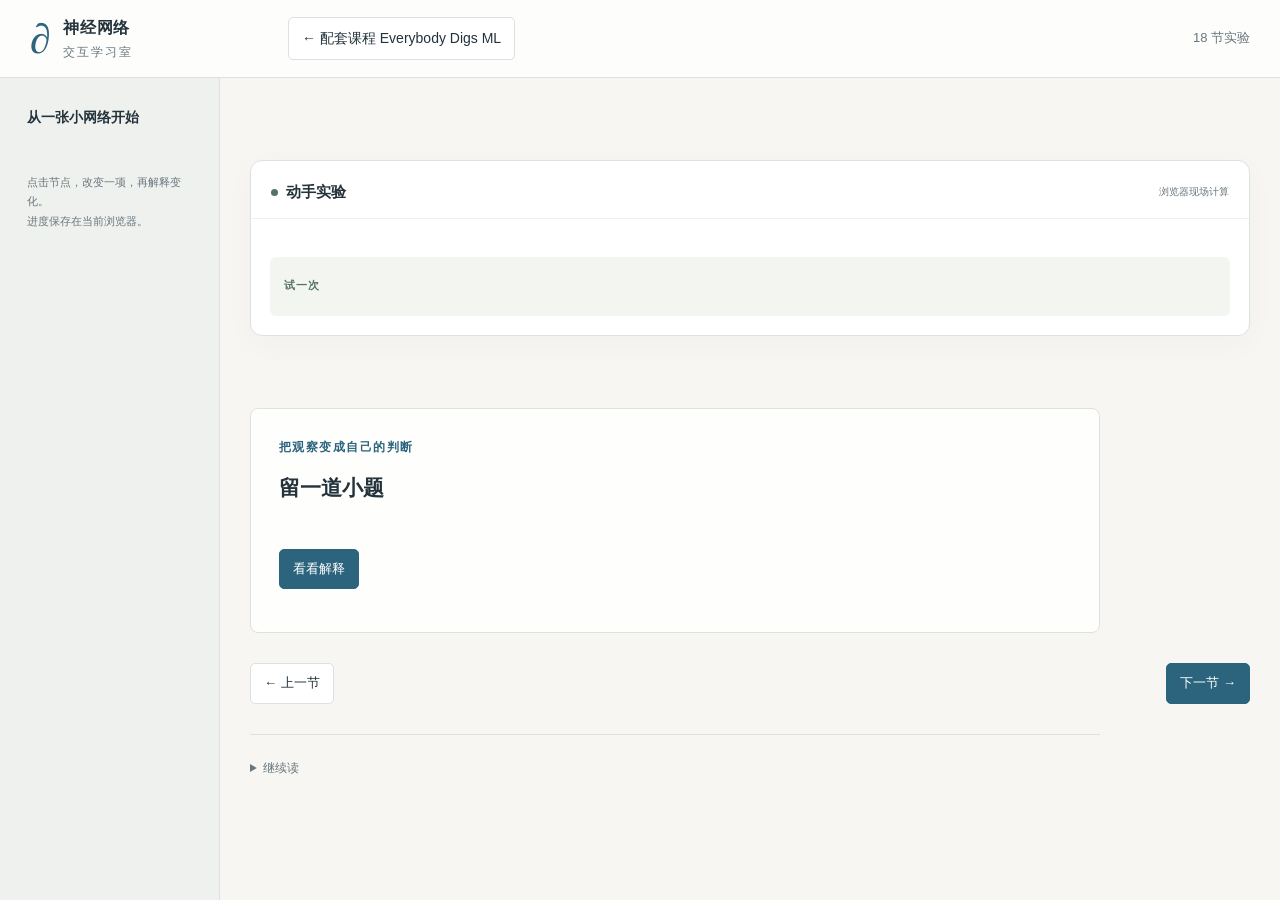
<file: index.html>
<!doctype html>
<html lang="zh-CN"><head><meta charset="utf-8"><meta name="viewport" content="width=device-width,initial-scale=1"><meta http-equiv="refresh" content="0; url=interactive/"><title>Everybody Digs ML · 交互学习室</title></head><body><p>正在打开交互学习室。<a href="interactive/">点击这里进入</a>。</p></body></html>
</file>
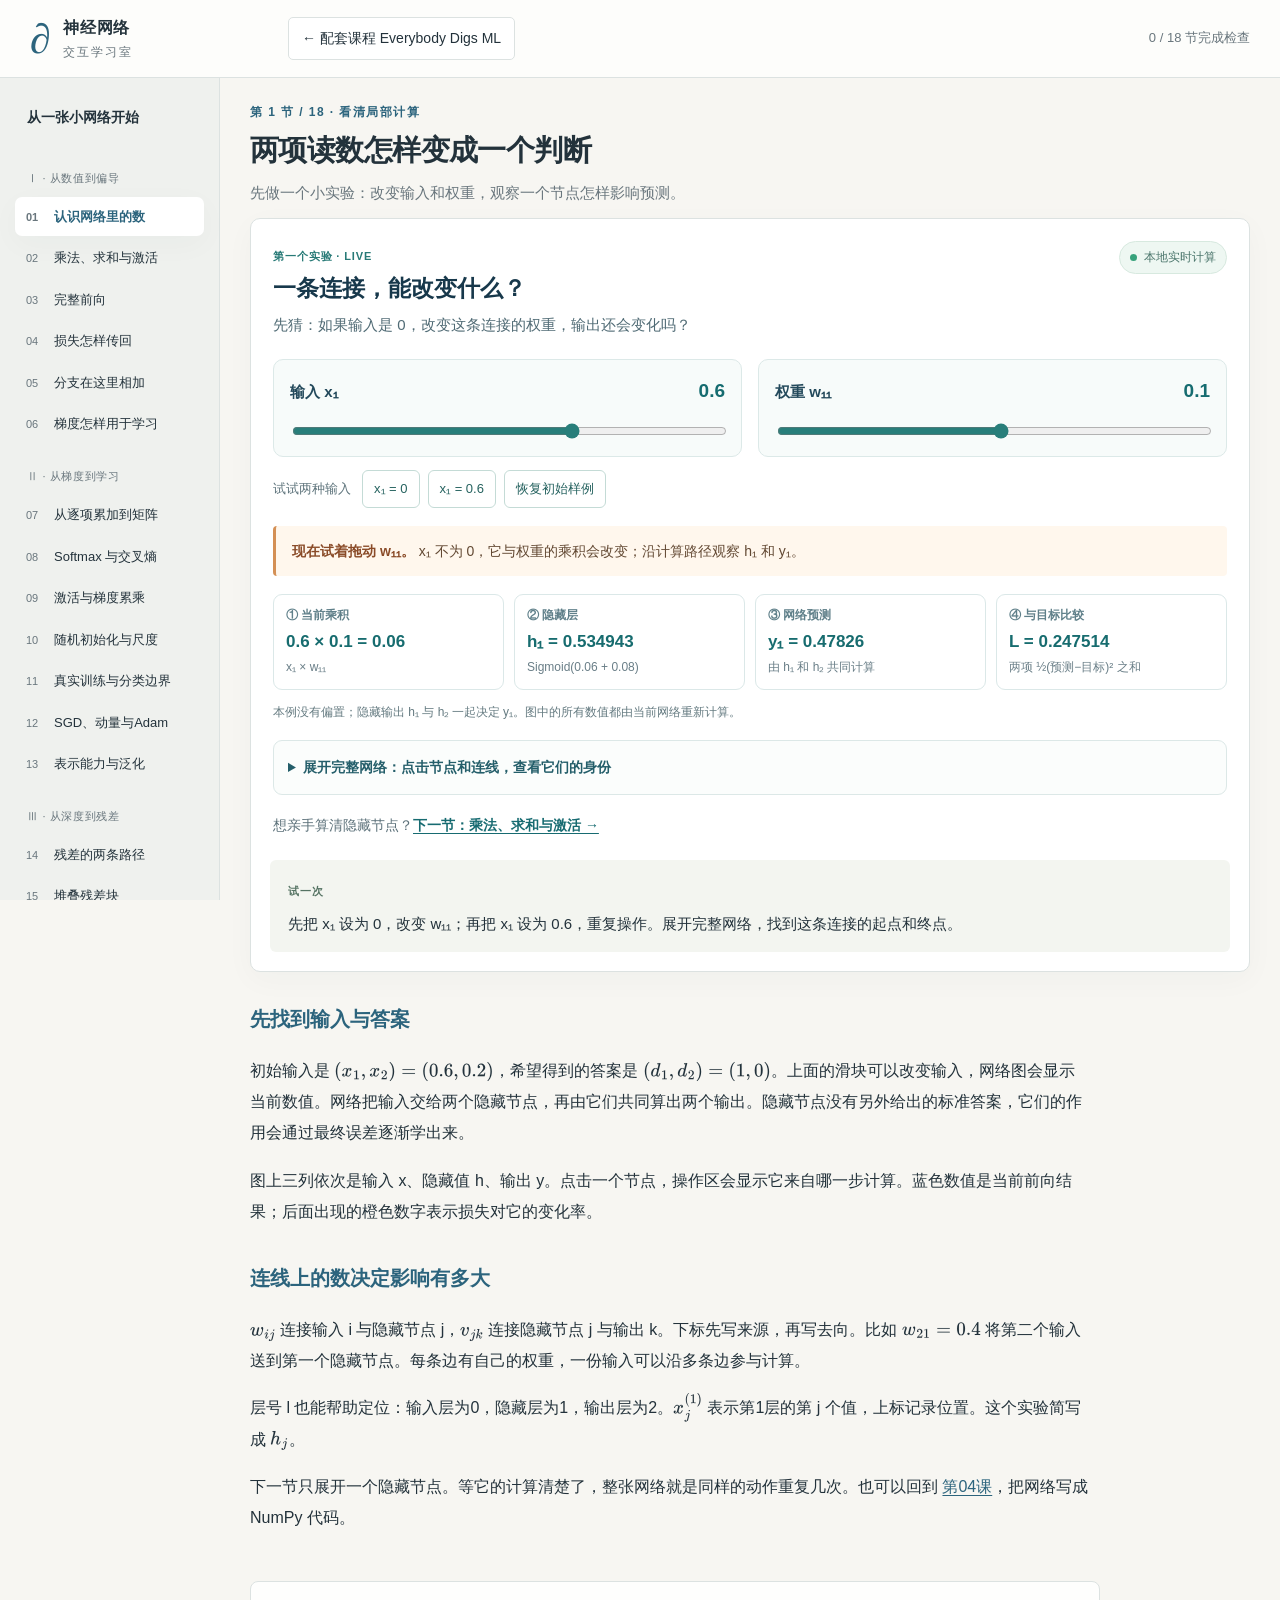
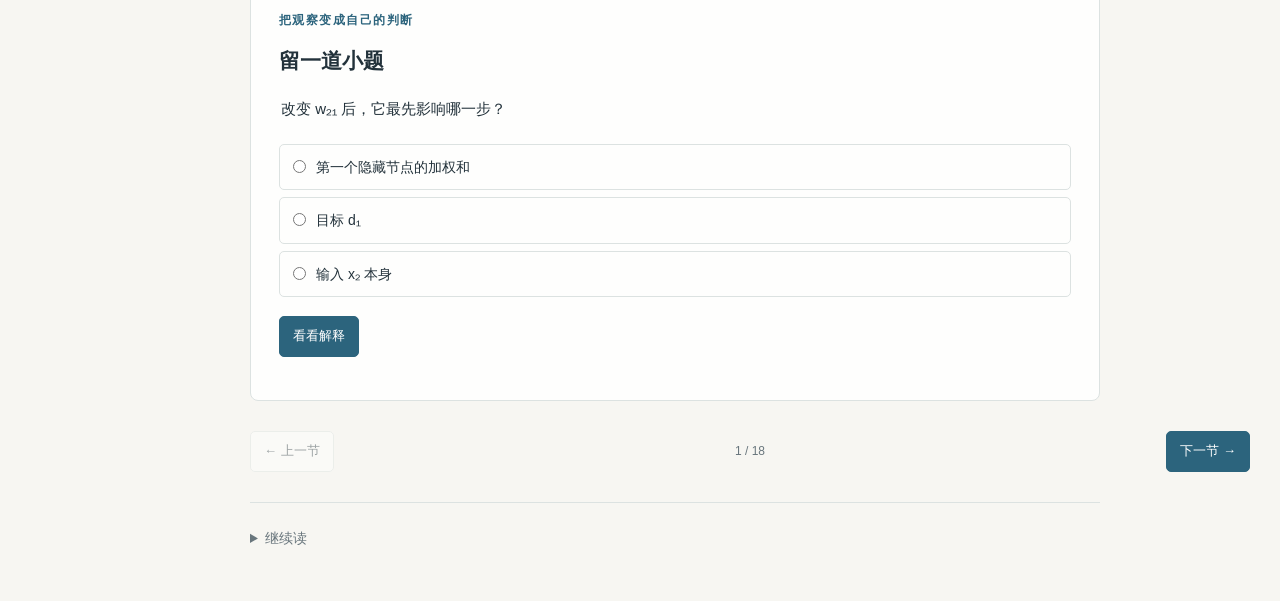
<file: interactive/index.html>
<!doctype html>
<html lang="zh-CN">
<head>
  <meta charset="utf-8">
  <meta name="viewport" content="width=device-width,initial-scale=1">
  <meta name="description" content="从可点击的小网络到反向传播、批处理、真实训练与残差连接。18节离线交互实验，配套Python与PyTorch学习本。">
  <title>交互学习室 · Everybody Digs ML</title>
  <link rel="stylesheet" href="style.css">
  <link rel="stylesheet" href="foundations.css">
  <link rel="stylesheet" href="course.css">
  <script>window.EDML_STANDALONE = true;</script>
  <script>window.MathJax={tex:{inlineMath:[['\\(','\\)']],displayMath:[['\\[','\\]']],processEscapes:true},svg:{fontCache:'global'},options:{skipHtmlTags:['script','noscript','style','textarea','pre','code']}};</script>
  <script defer src="vendor/tex-svg-full.js"></script>
  <script defer src="engine.js"></script>
  <script defer src="lessons.js"></script>
  <script defer src="foundations-engine.js"></script>
  <script defer src="foundations-lessons.js"></script>
  <script defer src="foundations-intro.js"></script>
  <script defer src="foundations-extra.js"></script>
  <script defer src="foundations-residual.js"></script>
  <script defer src="foundations-app.js"></script>
  <script defer src="app.js"></script>
</head>
<body>
  <a class="skip-link" href="#lesson-title">跳到正文</a>
  <header class="topbar">
    <a class="brand" href="#network"><span class="brand-mark" aria-hidden="true">∂</span><span>神经网络<span class="brand-sub">交互学习室</span></span></a>
    <a class="quiet course-home" href="https://github.com/Lee-Eee-Eee/everybody-digs-ml">← 配套课程 Everybody Digs ML</a>
    <button class="quiet" id="menu-toggle" aria-expanded="false" aria-controls="syllabus">实验目录</button>
    <span id="completion" class="completion" aria-live="polite">18 节实验</span>
  </header>
  <div class="shell">
    <nav id="syllabus" aria-label="实验章节"><div class="nav-heading">从一张小网络开始</div><div id="chapter-list"></div><div class="nav-foot">点击节点，改变一项，再解释变化。<br>进度保存在当前浏览器。</div></nav>
    <main id="main">
      <section class="lesson-header"><div class="eyebrow" id="lesson-kicker"></div><h1 id="lesson-title" tabindex="-1"></h1><p id="lesson-intro"></p><div id="lesson-map"></div></section>
      <div class="lesson-grid">
        <article id="lesson-body" class="prose"></article>
        <aside id="lab-pane" aria-labelledby="lab-title"><div class="lab-head"><span class="live-dot"></span><h2 id="lab-title">动手实验</h2><span class="local-badge">浏览器现场计算</span></div><div id="experiment"></div><div class="task-box"><span class="task-label">试一次</span><p id="task-text"></p></div></aside>
      </div>
      <section class="checkpoint" aria-labelledby="quiz-heading"><div class="eyebrow">把观察变成自己的判断</div><h2 id="quiz-heading">留一道小题</h2><form id="quiz-form"><fieldset><legend id="quiz-question"></legend><div id="quiz-options"></div></fieldset><button class="primary" type="submit">看看解释</button></form><div id="quiz-feedback" aria-live="polite"></div></section>
      <nav class="lesson-footer" aria-label="章节切换"><button id="previous" class="quiet">← 上一节</button><span id="chapter-counter"></span><button id="next" class="primary">下一节 →</button></nav>
      <details class="source-box"><summary>继续读</summary><ul>
        <li><a href="https://www.3blue1brown.com/lessons/backpropagation/">3Blue1Brown：从一次预测理解反向传播</a></li>
        <li><a href="https://colah.github.io/posts/2015-08-Backprop/">Chris Olah：计算图与链式法则</a></li>
        <li><a href="https://arxiv.org/abs/1512.03385">He 等：Deep Residual Learning for Image Recognition</a></li>
        <li><a href="https://arxiv.org/abs/1603.05027">He 等：Identity Mappings in Deep Residual Networks</a></li>
      </ul></details>
    </main>
  </div>
  <noscript>启用JavaScript后即可运行这些离线实验。Python实现位于课程的lessons目录。</noscript>
</body>
</html>
</file>
<file: interactive/style.css>
:root{--bg:#f7f6f2;--paper:#fff;--text:#23323b;--muted:#69767d;--line:#dce2e1;--blue:#2c647d;--blue-soft:#e9f1f4;--orange:#be7040;--orange-soft:#fbf0e8;--green:#557363;--danger:#aa4740;--side:#eff1ee;--shadow:0 8px 30px #26343c08;font-family:"Segoe UI","Microsoft YaHei",sans-serif;color:var(--text);background:var(--bg);font-size:16px;line-height:1.65}*{box-sizing:border-box}body{margin:0}button,input,select{font:inherit}button{cursor:pointer}a{color:var(--blue);text-underline-offset:3px}button,a,input,select{touch-action:manipulation}button:focus-visible,a:focus-visible,input:focus-visible,select:focus-visible{outline:3px solid #b5d4e1;outline-offset:3px}button:disabled{opacity:.42;cursor:default}.skip-link{position:absolute;top:-100px;left:20px;background:white;padding:10px;z-index:20}.skip-link:focus{top:10px}.topbar{height:78px;display:flex;align-items:center;gap:28px;padding:0 30px;background:#fdfdfb;position:sticky;top:0;border-bottom:1px solid var(--line);z-index:10}.brand{display:flex;gap:12px;align-items:center;min-width:230px;text-decoration:none;color:var(--text);font-weight:650;letter-spacing:.04em}.brand-mark{font-family:Georgia,serif;font-size:42px;line-height:1;color:var(--blue)}.brand-sub{font-weight:400;font-size:12px;letter-spacing:.16em;display:block;color:var(--muted)}.header-note{font-size:14px;color:var(--muted)}.completion{margin-left:auto;font-size:13px;font-variant-numeric:tabular-nums;color:var(--muted)}#menu-toggle{display:none}.shell{display:grid;grid-template-columns:244px minmax(0,1fr);max-width:1800px;margin:auto}#syllabus{position:sticky;top:78px;height:calc(100vh - 78px);overflow:auto;padding:27px 15px;background:var(--side);border-right:1px solid var(--line)}.nav-heading{font-weight:650;font-size:14px;margin:0 12px 18px}.nav-heading span{display:block;font-size:11px;color:var(--muted);font-weight:400;margin-top:4px}.nav-group{font-size:11px;letter-spacing:.06em;color:var(--muted);padding:21px 12px 7px}.chapter{width:100%;text-align:left;border:0;background:transparent;padding:10px 11px;display:flex;gap:10px;align-items:flex-start;border-radius:7px;color:var(--text);font-size:13px;line-height:1.5;margin:2px 0}.chapter:hover{background:#ffffff8c}.chapter.active{background:var(--paper);box-shadow:var(--shadow);color:var(--blue);font-weight:600}.chapter-number{font-size:11px;margin-top:2px;font-variant-numeric:tabular-nums;min-width:18px;color:var(--muted)}.chapter.done .chapter-number{color:var(--green)}.nav-foot{font-size:11px;line-height:1.8;color:var(--muted);padding:25px 12px}main{min-width:0;padding:42px 40px 40px}.lesson-header{max-width:950px;margin:0 0 30px}.eyebrow{font-size:12px;letter-spacing:.12em;color:var(--blue);font-weight:600;margin-bottom:12px}h1{font-size:34px;font-weight:650;line-height:1.4;letter-spacing:-.02em;margin:0 0 16px}#lesson-intro{font-size:17px;color:var(--muted);max-width:760px;margin:0}#lesson-map{display:flex;gap:6px;margin-top:24px}.chapter-dot{width:24px;height:3px;background:var(--line);border:0;cursor:pointer;padding:0}.chapter-dot.current{background:var(--blue)}.chapter-dot.complete{background:var(--green)}.lesson-grid{display:grid;grid-template-columns:minmax(0,1fr) minmax(390px,1.04fr);gap:34px;align-items:start}.prose{font-size:16px;line-height:1.9;min-width:0}.prose>:first-child{margin-top:0}.prose h2{font-size:21px;line-height:1.5;margin:32px 0 14px;font-weight:650}.prose h3{font-size:17px;margin:25px 0 10px;color:var(--blue)}.prose p{margin:13px 0}.prose ul,.prose ol{padding-left:24px}.prose li{margin:9px 0}.prose strong{font-weight:650}.prose blockquote{margin:22px 0;padding:12px 18px;border-left:3px solid var(--blue);background:var(--blue-soft)}.prose .note{background:var(--blue-soft);padding:14px 18px;border-radius:5px;margin:22px 0}.prose code{font-size:.88em;background:#e9eeec;padding:2px 4px;border-radius:3px}.prose table{width:100%;font-size:13px;border-collapse:collapse;display:block;overflow:auto}.prose th,.prose td{padding:8px;border-bottom:1px solid var(--line);white-space:normal}.prose details{margin:18px 0;padding:13px;background:#eef1ed}.prose summary{cursor:pointer;font-weight:600}mjx-container[display=true]{overflow-x:auto;overflow-y:hidden;padding:4px 0;font-size:103%!important}#lab-pane{background:var(--paper);border:1px solid var(--line);border-radius:12px;box-shadow:var(--shadow);position:sticky;top:104px;max-height:calc(100vh - 128px);overflow:auto;min-width:0}.lab-head{display:flex;align-items:center;gap:8px;padding:18px 20px 13px;border-bottom:1px solid #eef0ef}.lab-head h2{font-size:15px;margin:0;font-weight:600}.live-dot{width:7px;height:7px;border-radius:50%;background:var(--green)}.local-badge{font-size:10px;color:var(--muted);margin-left:auto}#experiment{padding:19px}.lab-description,.lab-note{font-size:12px;color:var(--muted);line-height:1.7;margin:0 0 15px}.lab-note{margin:12px 0 0}.control-grid{display:grid;grid-template-columns:repeat(2,minmax(0,1fr));gap:13px 20px;margin-bottom:18px}.control{display:block;min-width:0;font-size:12px}.control-top{display:flex;justify-content:space-between;gap:8px;margin-bottom:5px;align-items:center}.control output{font-variant-numeric:tabular-nums;font-weight:600;color:var(--blue)}input[type=range]{width:100%;accent-color:var(--blue);height:18px;display:block}select,input[type=number]{width:100%;border:1px solid #cfd8d9;border-radius:5px;background:white;padding:6px 8px;font-size:13px;color:var(--text)}input[type=checkbox]{accent-color:var(--blue)}.buttons{display:flex;gap:8px;flex-wrap:wrap;align-items:center;margin:15px 0}.primary,.quiet{border:1px solid var(--line);border-radius:5px;padding:8px 13px;font-size:13px;font-weight:500;background:white;color:var(--text)}.primary{background:var(--blue);border-color:var(--blue);color:white}.primary:hover{background:#23556c}.quiet:hover{background:#f2f5f4}.small-button{font-size:11px;padding:6px 9px}.lab-visual{width:100%;height:auto;display:block;overflow:visible}.plot-grid{stroke:#e6eceb;stroke-width:1}.axis{stroke:#a5b3b7;stroke-width:1}.plot-label{fill:var(--muted);font-size:13px}.node{fill:#f5f8f7;stroke:#bdcacd;stroke-width:1.5}.node.active{fill:#e7f1f5;stroke:var(--blue);stroke-width:2}.edge{stroke:#9aaeb7;stroke-width:1.5;fill:none}.edge.active{stroke:var(--blue);stroke-width:3}.node-text{font-size:15px;fill:var(--text);text-anchor:middle}.value-text{font-size:13px;fill:var(--blue);font-variant-numeric:tabular-nums}.stat-row{display:flex;flex-wrap:wrap;gap:12px 20px;font-size:12px;margin:12px 0}.stat-row strong{color:var(--blue);font-size:16px;font-variant-numeric:tabular-nums;margin-left:5px}.numeric-block{font-family:Consolas,"Microsoft YaHei",monospace;font-size:12px;white-space:pre-wrap;overflow-wrap:anywhere;background:#f3f6f5;padding:12px;border-radius:5px;font-variant-numeric:tabular-nums;line-height:1.8}.selected-detail{border-left:3px solid var(--orange);padding:8px 12px;font-size:12px;background:var(--orange-soft);margin-top:12px;line-height:1.8}.task-box{margin:0 19px 19px;background:#f3f5f0;border-radius:6px;padding:12px 14px}.task-label{font-size:11px;color:var(--green);font-weight:600;letter-spacing:.08em}.task-box p{font-size:12px;line-height:1.8;margin:5px 0 0}.legend{display:flex;gap:15px;flex-wrap:wrap;font-size:11px;color:var(--muted);margin:10px 0}.legend span:before{content:"";display:inline-block;width:15px;height:3px;margin-right:6px;vertical-align:middle;background:var(--swatch,var(--blue))}.checkpoint{max-width:850px;margin:42px 0 20px;padding:28px;background:#fefefd;border:1px solid var(--line);border-radius:8px}.checkpoint h2{font-size:21px;margin:0 0 15px}.checkpoint fieldset{border:0;margin:0;padding:0}.checkpoint legend{font-size:15px;line-height:1.8;margin-bottom:15px}.quiz-option{display:flex;align-items:flex-start;gap:10px;font-size:14px;padding:10px 13px;margin:7px 0;border:1px solid var(--line);border-radius:5px;cursor:pointer}.quiz-option:has(input:checked){border-color:var(--blue);background:var(--blue-soft)}.quiz-option input{margin:5px 0;accent-color:var(--blue)}#quiz-form>.primary{margin-top:12px}#quiz-feedback{font-size:14px;line-height:1.8;margin-top:15px}.feedback-good{color:#3d6956}.feedback-retry{color:var(--danger)}.lesson-footer{display:flex;align-items:center;justify-content:space-between;margin:30px 0;font-size:12px;color:var(--muted)}.source-box{font-size:12px;color:var(--muted);border-top:1px solid var(--line);padding:22px 0;line-height:1.9}.source-box summary{cursor:pointer}.source-box li{margin:7px 0}.matrix-row{display:flex;align-items:center;gap:8px;overflow:auto;margin:15px 0;padding-bottom:6px}.matrix{border-collapse:collapse;font-family:Consolas,monospace;font-size:11px;text-align:center}.matrix td{border:1px solid var(--line);padding:6px;background:#f5f7f6;min-width:40px}.matrix caption{font-family:"Segoe UI","Microsoft YaHei",sans-serif;color:var(--blue);font-size:12px;padding:6px}.matrix .selected{background:#e6f0f6;outline:1px solid var(--blue)}.kernel-input{width:60px!important;text-align:center;padding:3px!important;font-size:12px!important}.heatmap-pair{display:grid;grid-template-columns:1fr 1fr;gap:15px}.heatmap-pair canvas{width:100%;height:auto;image-rendering:pixelated}.canvas-caption{font-size:12px;text-align:center;color:var(--muted);margin:5px 0}.decision-canvas{width:100%;height:auto;max-width:460px;display:block;margin:0 auto;border:1px solid var(--line)}.train-status{font-size:12px;color:var(--muted);margin:10px 0;min-height:21px}.table-small{width:100%;border-collapse:collapse;font-size:11px;text-align:right}.table-small th,.table-small td{padding:6px 5px;border-bottom:1px solid var(--line)}.table-small th:first-child,.table-small td:first-child{text-align:left}.error-message{color:var(--danger);background:#fff0ed;padding:14px;font-size:13px}.feature-bars{display:flex;align-items:center;gap:6px;height:95px;padding:10px 4px}.feature-bar{flex:1;background:var(--blue);position:relative;min-width:10px}.feature-bar span{position:absolute;top:-20px;width:100%;text-align:center;font-size:10px}.feature-bar.zero{height:2px!important;background:#b7c1bf}.feature-bar.negative{background:var(--orange)}
@media(min-width:1650px){main{padding-left:55px;padding-right:55px}.lesson-grid{gap:52px}.prose{font-size:17px}}@media(max-width:1200px){.shell{grid-template-columns:210px minmax(0,1fr)}main{padding:30px 26px}.lesson-grid{grid-template-columns:minmax(0,1fr);gap:28px}#lab-pane{position:relative;top:auto;max-height:none;order:-1;max-width:740px}.control-grid{grid-template-columns:repeat(3,minmax(0,1fr))}.lab-visual{max-height:390px}h1{font-size:30px}.prose{max-width:750px}}@media(max-width:750px){.topbar{height:68px;padding:0 17px;gap:8px}.brand{min-width:0;font-size:14px}.brand-mark{font-size:35px}.brand-sub{font-size:10px}.header-note{display:none}.completion{font-size:10px}#menu-toggle{display:block;font-size:11px;padding:7px}.shell{display:block}#syllabus{display:none;position:fixed;top:68px;left:0;width:260px;height:calc(100vh - 68px);z-index:9;box-shadow:8px 0 20px #293b3e18}#syllabus.open{display:block}main{padding:27px 17px}h1{font-size:26px}#lesson-intro{font-size:15px}.lesson-grid{gap:25px}.prose{font-size:15px;line-height:1.95}#experiment{padding:15px}.lab-head{padding:14px}.control-grid{grid-template-columns:repeat(2,minmax(0,1fr));gap:12px}.local-badge{font-size:9px}.checkpoint{padding:20px}.matrix td{min-width:34px;padding:4px}.node-text{font-size:16px}.selected-detail{font-size:11px}.heatmap-pair{gap:10px}.chapter-dot{width:16px}.lesson-header{margin-bottom:23px}.task-box{margin:0 15px 15px}.lesson-footer{gap:10px}.lesson-footer button{font-size:12px}}@media(prefers-reduced-motion:reduce){*{scroll-behavior:auto!important;transition:none!important}}
.project-jump{text-decoration:none;white-space:nowrap}.lab-section-title{font-size:13px;margin:19px 0 7px;font-weight:600;color:var(--blue)}#lesson-map{flex-wrap:wrap}@media(max-width:1040px){.header-note{display:none}}@media(max-width:750px){.project-jump{display:none}}

/* Modern Pedagogical Callout Cards & Lab Tabs */
.callout{padding:16px 20px;border-radius:8px;margin:18px 0;font-size:15.5px;line-height:1.8;position:relative;box-shadow:0 1px 3px rgba(0,0,0,0.03)}
.callout>:first-child{margin-top:0}
.callout>:last-child{margin-bottom:0}
.callout-title{display:flex;align-items:center;gap:8px;font-weight:700;font-size:16px;margin-bottom:8px}
.callout-intuition{background:#f0f7fa;border-left:4px solid #2c647d;color:#1a3947}
.callout-intuition .callout-title{color:#2c647d}
.callout-math{background:#fdf8f4;border-left:4px solid #be7040;color:#3e2619}
.callout-math .callout-title{color:#be7040}
.callout-pitfall{background:#fff8f5;border-left:4px solid #aa4740;color:#441c19}
.callout-pitfall .callout-title{color:#aa4740}
.callout-takeaway{background:#f2f7f4;border-left:4px solid #3d6956;color:#1d362b}
.callout-takeaway .callout-title{color:#3d6956}
.badge{display:inline-block;padding:2px 8px;border-radius:4px;font-size:11px;font-weight:700;letter-spacing:0.05em}
.badge-blue{background:#e2eef3;color:#2c647d}
.badge-orange{background:#faede4;color:#be7040}
.badge-green{background:#eaf1ed;color:#3d6956}
.lab-tabs{display:flex;gap:6px;margin-bottom:16px;border-bottom:1px solid var(--line);padding-bottom:8px;overflow-x:auto}
.lab-tab{padding:8px 14px;border-radius:6px;border:1px solid transparent;background:transparent;color:var(--muted);font-size:13.5px;font-weight:600;cursor:pointer;white-space:nowrap;transition:all 0.15s ease}
.lab-tab:hover{background:#eef2f3;color:var(--text)}
.lab-tab.active{background:#fff;border-color:#cbd5e1;color:var(--blue);box-shadow:0 2px 4px rgba(0,0,0,0.04)}
</file>
<file: interactive/course.css>
/* Reading width and navigation for the integrated course. */
:root{font-family:Arial,"Microsoft YaHei",sans-serif;line-height:1.75}
.course-home{text-decoration:none;white-space:nowrap;font-size:14px}
.prose{line-height:1.95;max-width:850px}
.prose h3{margin-top:32px}.prose p{margin:16px 0}
.prose mjx-container[display="true"]{overflow-x:auto;overflow-y:hidden;padding:7px 0}
.source-box{max-width:850px}.task-box{line-height:1.85}
@media(max-width:1450px){.lesson-grid{display:flex;flex-direction:column;gap:30px}#lab-pane{order:-1;width:100%;position:static;max-height:none;max-width:1000px}.shell{grid-template-columns:220px minmax(0,1fr)}main{padding:28px 30px}.prose{max-width:850px}}
@media(max-width:750px){.shell{display:block}main{padding:22px 16px}.topbar{padding:0 15px;gap:12px}.brand{min-width:0}.course-home{font-size:12px}.completion{display:none}.lesson-header h1{font-size:25px}.prose{font-size:16px}#experiment{padding:14px}.foundation-mode #experiment{padding:14px}}
</file>
<file: interactive/foundations.css>
.foundation-mode .lesson-grid{display:flex;flex-direction:column;gap:28px}.foundation-mode #lab-pane{order:-1;width:100%;position:static;max-height:none;overflow:visible;border-radius:10px}.foundation-mode #experiment{padding:22px}.foundation-mode .prose{max-width:840px;line-height:1.95}.foundation-mode .lesson-header{margin-bottom:22px}.foundation-mode .lab-head h2{font-size:17px}.foundation-mode #task-text{font-size:15px}.foundation-mode .task-box{padding:15px 18px}.foundation-mode .local-badge{font-size:12px}.foundation-mode .source-box{font-size:14px}.fc-network-scroll{overflow-x:auto;margin:12px 0 0}.fc-network{display:block;width:100%;min-width:900px;height:auto;max-height:none!important}.fc-network text{font-family:"Segoe UI","Microsoft YaHei",sans-serif;fill:#26383f;font-size:18px}.fc-network .fc-svg-head{font-size:20px;font-weight:600}.fc-network .fc-svg-small{font-size:17px;fill:#596a71}.fc-network .fc-svg-value{font-size:18px;font-variant-numeric:tabular-nums}.fc-network .fc-svg-node-name{font-size:21px;font-weight:600}.fc-network .fc-weight-label{font-size:17px}.fc-network .fc-svg-gradient{font-size:16px;fill:#9b4f27}.fc-neuron circle,.fc-neuron>rect{fill:#f7f9f7;stroke:#aebfc5;stroke-width:1.8}.fc-neuron.fc-selected circle,.fc-neuron.fc-selected>rect{stroke:#2c647d;stroke-width:3;fill:#e9f2f5}.fc-neuron.fc-pending .fc-svg-value{fill:#78858b;font-size:16px}.fc-network [role=button]{cursor:pointer}.fc-network [role=button]:focus-visible{outline:3px solid #2c647d;outline-offset:4px}.fc-flow-legend{display:flex;flex-wrap:wrap;gap:12px 24px;font-size:14px;color:#60727a;margin:8px 0 20px}.fc-forward-key:before,.fc-reverse-key:before{content:"→";margin-right:6px;font-size:20px;font-weight:700;color:#2c647d}.fc-reverse-key:before{content:"←";color:#b66031}.fc-step-controls{display:flex;align-items:center;gap:12px;flex-wrap:wrap;margin:16px 0}.fc-step-controls button{font-size:15px;padding:9px 14px}#fc-count{font-size:15px;min-width:46px;text-align:center;font-variant-numeric:tabular-nums}.fc-step-note{font-size:16px;line-height:1.85;padding:14px 18px;background:#edf3f5;border-left:3px solid #2c647d;margin-bottom:18px}.fc-controls{display:flex;flex-wrap:wrap;gap:18px 24px;margin:16px 0}.fc-controls>.control{flex:1 1 190px;max-width:340px}.foundation-mode .control,.foundation-mode .control input,.foundation-mode .control select,.foundation-mode .control output{font-size:15px}.fc-card{padding:18px 20px;background:#f5f7f5;border:1px solid #dbe3df;border-radius:7px;margin:14px 0;font-size:16px;line-height:1.85;min-width:0}.fc-card h3{font-size:18px;color:#2c647d;margin:0 0 12px}.fc-card p{margin:10px 0}.fc-reverse-card{border-left:3px solid #b66031}.fc-reverse-card>h3{color:#9b4f27}.fc-grid-two{display:grid;grid-template-columns:repeat(2,minmax(0,1fr));gap:18px}.fc-grid-two .fc-card{margin:8px 0;background:#fff}.fc-equation{font-family:"Cambria Math",Consolas,"Microsoft YaHei",serif;font-size:18px;line-height:1.85;overflow-wrap:anywhere;padding:8px 10px;margin:9px 0;background:#fff;border-radius:4px;font-variant-numeric:tabular-nums}.fc-table-scroll{overflow-x:auto}.fc-table{width:100%;font-size:15px;border-collapse:collapse;font-variant-numeric:tabular-nums}.fc-table td,.fc-table th{border-bottom:1px solid #d6e0de;padding:10px;text-align:right;white-space:nowrap}.fc-table th:first-child{text-align:left}.fc-table thead{background:#e8efec}.foundation-mode .prose details{padding:16px}.foundation-mode .prose details p{font-size:16px}.foundation-mode .prose h3{font-size:20px}.foundation-mode .checkpoint{margin-top:32px}.foundation-mode .fc-workbench svg text{user-select:none}@media(max-width:850px){.fc-grid-two{grid-template-columns:1fr}.foundation-mode #experiment{padding:15px}.fc-card{padding:15px}.fc-equation{font-size:17px}.foundation-mode .lesson-header h1{font-size:28px}.fc-controls>.control{flex-basis:160px}}
.foundation-mode main{padding-top:24px}.foundation-mode .lesson-header h1{font-size:29px;margin-bottom:9px}.foundation-mode #lesson-kicker{margin-bottom:7px}.foundation-mode #lesson-intro{font-size:15px;max-width:900px}.foundation-mode #lesson-map{display:none}.foundation-mode .lesson-header{margin-bottom:15px}.foundation-mode .lab-head{padding:13px 20px}.foundation-mode #experiment:has(>#fc-network){display:flex;flex-direction:column}.foundation-mode #experiment>#fc-network{order:-4}.foundation-mode #experiment>.fc-step-controls:first-of-type{order:-3}.foundation-mode #experiment>#fc-explain{order:-2}.foundation-mode #experiment>.fc-step-note{order:-1;margin-top:14px}
body.foundation-mode .lesson-header{margin-bottom:12px}body.foundation-mode #lab-pane>.lab-head{display:none}body.foundation-mode #experiment>.fc-step-controls:not(#fc-update-actions){order:-6;margin-top:0}body.foundation-mode #experiment>#fc-live-step{order:-5}body.foundation-mode #experiment>#fc-network{order:-4}body.foundation-mode #experiment>#fc-explain{order:-3}.fc-live-step{font-size:16px;font-weight:600;line-height:1.7;margin:2px 0 10px;color:#2c647d}
.fc-live-equation{font-family:"Cambria Math",Consolas,"Microsoft YaHei",serif;font-size:17px;font-weight:400;line-height:1.8;margin-top:4px;overflow-wrap:anywhere;color:#26383f}

/* First experiment: keep controls and the computed pathway together. */
.fi-discovery{color:#203b48}
.fi-discovery-head{display:flex;justify-content:space-between;align-items:flex-start;gap:16px}
.fi-discovery-head h2{font-size:23px;line-height:1.35;margin:3px 0 8px;color:#17384b}
.fi-discovery-head p{margin:0;color:#506b75;font-size:15px;line-height:1.7}
.fi-kicker{font-size:11px;letter-spacing:.08em;color:#287a77;font-weight:700}
.fi-status{display:inline-flex;align-items:center;gap:7px;white-space:nowrap;color:#4a756b;font-size:12px;padding:5px 10px;background:#eef7f2;border:1px solid #d7e9df;border-radius:30px}
.fi-status span{width:7px;height:7px;border-radius:50%;background:#37a27b}
.fi-discovery-controls{display:grid;grid-template-columns:repeat(2,minmax(0,1fr));gap:16px;margin:22px 0 13px}
.fi-discovery-controls .control{min-width:0;border:1px solid #dce9e8;background:#f7fbfa;border-radius:10px;padding:14px 16px}
.fi-discovery-controls .control-top{font-size:15px;font-weight:650;color:#23495b}
.fi-discovery-controls output{font-size:19px!important;color:#166c70;font-variant-numeric:tabular-nums}
.fi-discovery-controls input[type=range]{width:100%;margin-top:14px;accent-color:#287e7a}
.fi-preset{display:flex;align-items:center;gap:8px;flex-wrap:wrap;margin:12px 0 18px}
.fi-preset>span{font-size:13px;color:#5d737b;margin-right:3px}
.fi-discovery .fi-preset button{border:1px solid #c4dbd6;border-radius:6px;color:#25625f;background:#fff;font-size:13px;padding:6px 11px}
.fi-discovery .fi-preset button:hover{background:#e8f5f0}
.fi-discovery button:focus-visible,.fi-map-details summary:focus-visible,.fi-next-link a:focus-visible{outline:3px solid #287e7a;outline-offset:3px}
.fi-observation{padding:13px 16px;border-left:3px solid #d49055;border-radius:4px;background:#fff7ed;color:#624832;font-size:14px;line-height:1.75}
.fi-observation strong{color:#8a4b28}
.fi-chain{display:grid;grid-template-columns:repeat(4,minmax(0,1fr));gap:10px;margin:18px 0 8px}
.fi-chain-step{min-width:0;border:1px solid #dbe8e8;border-radius:9px;padding:12px;background:#fff;display:flex;flex-direction:column;gap:5px;line-height:1.45}
.fi-chain-step span{font-size:12px;font-weight:650;color:#60808a}
.fi-chain-step strong{font-size:17px;color:#176c6f;font-variant-numeric:tabular-nums;overflow-wrap:anywhere}
.fi-chain-step small{font-size:12px;color:#697e87;overflow-wrap:anywhere}
.fi-caption{font-size:12px;color:#647a80;margin:12px 0 18px;line-height:1.7}
.fi-map-details{border:1px solid #dce8e7;background:#fbfdfc;border-radius:9px;padding:14px;margin:18px 0}
.fi-map-details summary{font-size:14px;color:#245e6a;font-weight:650;cursor:pointer}
.fi-next-link{margin:14px 0 0;font-size:14px;color:#5b7079}
.fi-next-link a{font-weight:650;color:#176b71;text-underline-offset:3px}
@media(max-width:750px){.fi-discovery-head{display:block}.fi-status{margin-top:12px}.fi-discovery-controls{grid-template-columns:1fr;gap:10px}.fi-chain{grid-template-columns:repeat(2,minmax(0,1fr))}.fi-chain-step strong{font-size:15px}}
</file>
